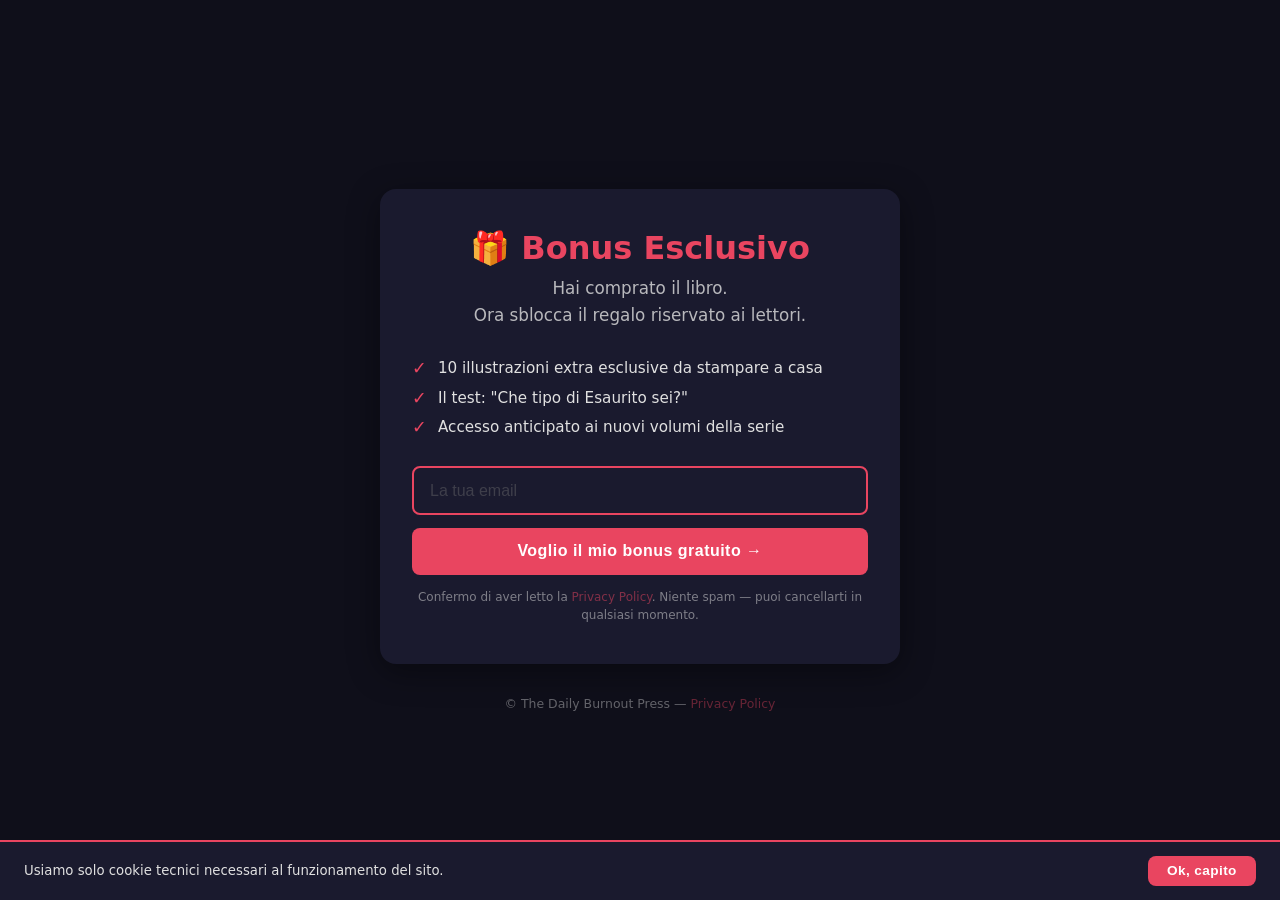
<file: landing/index.html>
<!DOCTYPE html>
<html lang="it">
<head>
  <meta charset="UTF-8">
  <meta name="viewport" content="width=device-width, initial-scale=1.0">
  <title>Zodiaco Esaurito — Bonus Esclusivo</title>
  <link rel="stylesheet" href="style.css">
</head>
<body>

<div class="card">
  <h1>🎁 Bonus Esclusivo</h1>
  <p class="subtitle">
    Hai comprato il libro.<br>
    Ora sblocca il regalo riservato ai lettori.
  </p>

  <div class="benefit">10 illustrazioni extra esclusive da stampare a casa</div>
  <div class="benefit">Il test: "Che tipo di Esaurito sei?"</div>
  <div class="benefit">Accesso anticipato ai nuovi volumi della serie</div>

  <form id="form" onsubmit="handleSubmit(event)">
    <input type="email" id="email" placeholder="La tua email" required autocomplete="email">
    <button type="submit">Voglio il mio bonus gratuito →</button>
    <p class="gdpr">
      Confermo di aver letto la <a href="privacy.html">Privacy Policy</a>.
      Niente spam — puoi cancellarti in qualsiasi momento.
    </p>
  </form>
</div>

<footer>
  © The Daily Burnout Press —
  <a href="privacy.html">Privacy Policy</a>
</footer>

<div class="cookie-banner" id="cookie-banner">
  <span>Usiamo solo cookie tecnici necessari al funzionamento del sito.</span>
  <button onclick="acceptCookies()">Ok, capito</button>
</div>

<script>
  // ── Cookie banner ──────────────────────────────────────────────────────────
  if (localStorage.getItem('cookies_ok')) {
    document.getElementById('cookie-banner').style.display = 'none';
  }
  function acceptCookies() {
    localStorage.setItem('cookies_ok', '1');
    document.getElementById('cookie-banner').style.display = 'none';
  }

  // ── Form submit ────────────────────────────────────────────────────────────
  async function handleSubmit(e) {
    e.preventDefault();
    const email = document.getElementById('email').value;
    const btn = e.target.querySelector('button[type="submit"]');
    btn.disabled = true;
    btn.textContent = 'Attendere…';

    try {
      await fetch('/api/subscribe', {
        method: 'POST',
        headers: { 'Content-Type': 'application/json' },
        body: JSON.stringify({ email, source: new URLSearchParams(location.search).get('source') || 'kdp_book_qr' }),
      });
    } catch (err) {
      console.warn('Subscribe error:', err);
    }

    window.location.href = 'thank-you.html?email=' + encodeURIComponent(email);
  }
</script>

</body>
</html>
</file>
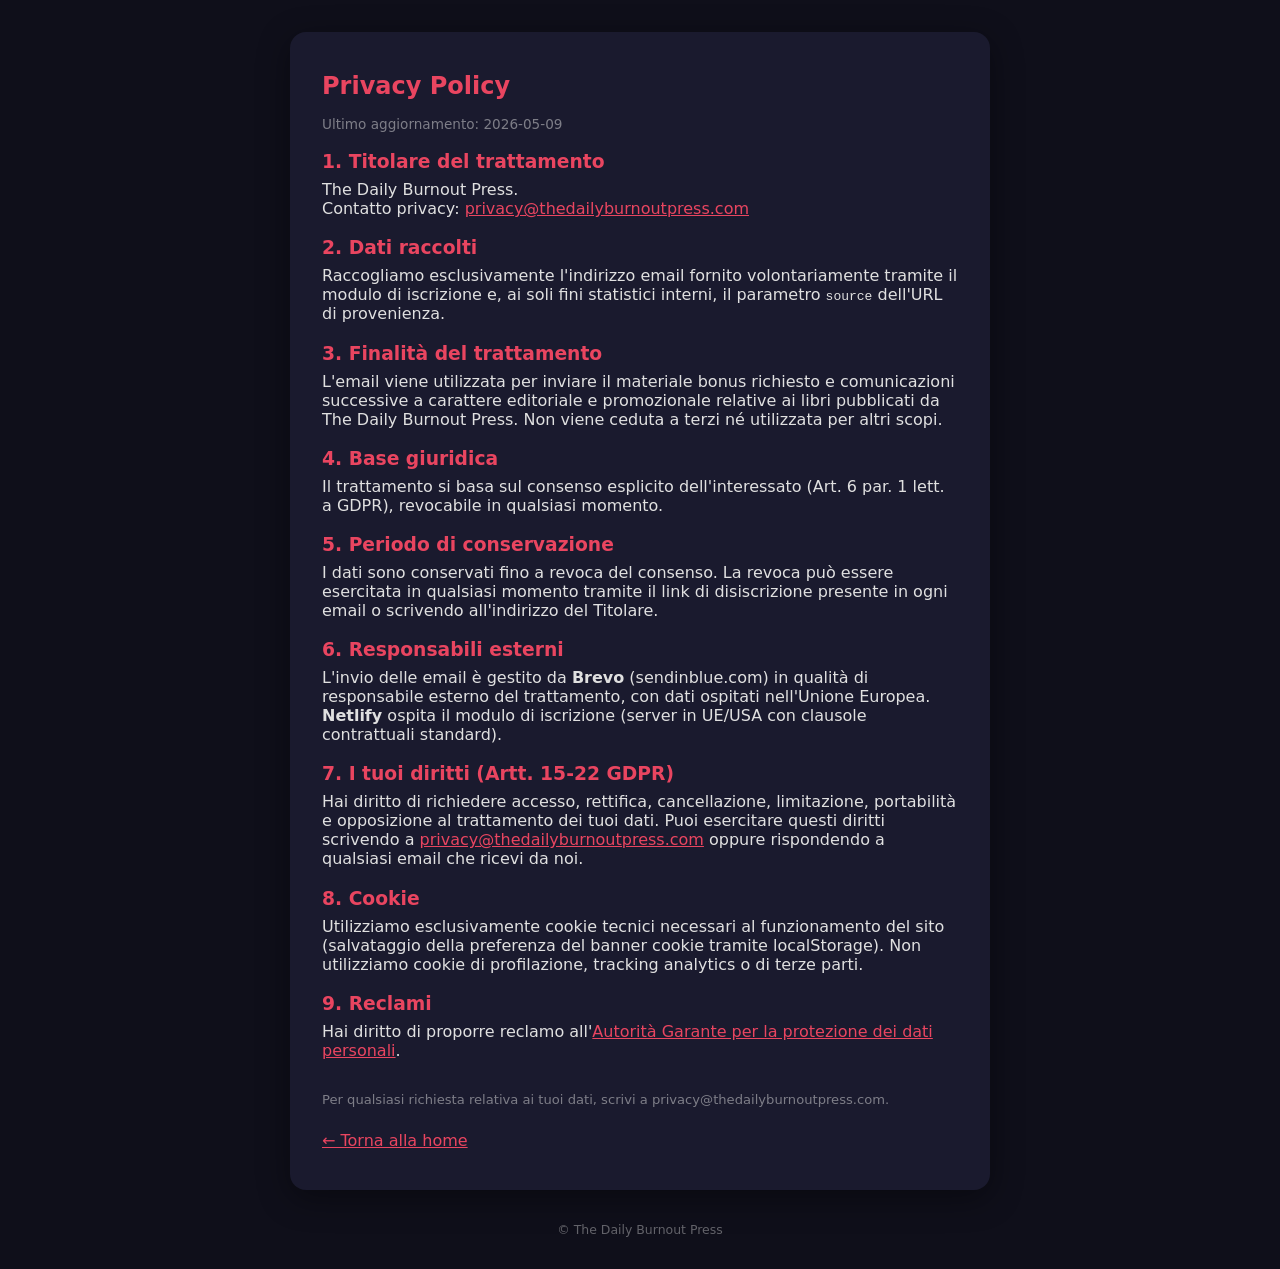
<file: landing/privacy.html>
<!DOCTYPE html>
<html lang="it">
<head>
  <meta charset="UTF-8">
  <meta name="viewport" content="width=device-width, initial-scale=1.0">
  <title>Privacy Policy — The Daily Burnout Press</title>
  <link rel="stylesheet" href="style.css">
</head>
<body>

<div class="card" style="text-align:left; max-width:700px;">
  <h2>Privacy Policy</h2>
  <p style="margin: 0.8rem 0; opacity:0.5; font-size:0.85rem;">Ultimo aggiornamento: 2026-05-09</p>

  <h3 style="color:#e94560; margin: 1.2rem 0 0.5rem;">1. Titolare del trattamento</h3>
  <p>The Daily Burnout Press.<br>
  Contatto privacy: <a href="mailto:privacy@thedailyburnoutpress.com" style="color:#e94560;">privacy@thedailyburnoutpress.com</a></p>

  <h3 style="color:#e94560; margin: 1.2rem 0 0.5rem;">2. Dati raccolti</h3>
  <p>Raccogliamo esclusivamente l'indirizzo email fornito volontariamente tramite il modulo di iscrizione e, ai soli fini statistici interni, il parametro <code>source</code> dell'URL di provenienza.</p>

  <h3 style="color:#e94560; margin: 1.2rem 0 0.5rem;">3. Finalità del trattamento</h3>
  <p>L'email viene utilizzata per inviare il materiale bonus richiesto e comunicazioni successive a carattere editoriale e promozionale relative ai libri pubblicati da The Daily Burnout Press. Non viene ceduta a terzi né utilizzata per altri scopi.</p>

  <h3 style="color:#e94560; margin: 1.2rem 0 0.5rem;">4. Base giuridica</h3>
  <p>Il trattamento si basa sul consenso esplicito dell'interessato (Art. 6 par. 1 lett. a GDPR), revocabile in qualsiasi momento.</p>

  <h3 style="color:#e94560; margin: 1.2rem 0 0.5rem;">5. Periodo di conservazione</h3>
  <p>I dati sono conservati fino a revoca del consenso. La revoca può essere esercitata in qualsiasi momento tramite il link di disiscrizione presente in ogni email o scrivendo all'indirizzo del Titolare.</p>

  <h3 style="color:#e94560; margin: 1.2rem 0 0.5rem;">6. Responsabili esterni</h3>
  <p>L'invio delle email è gestito da <strong>Brevo</strong> (sendinblue.com) in qualità di responsabile esterno del trattamento, con dati ospitati nell'Unione Europea. <strong>Netlify</strong> ospita il modulo di iscrizione (server in UE/USA con clausole contrattuali standard).</p>

  <h3 style="color:#e94560; margin: 1.2rem 0 0.5rem;">7. I tuoi diritti (Artt. 15-22 GDPR)</h3>
  <p>Hai diritto di richiedere accesso, rettifica, cancellazione, limitazione, portabilità e opposizione al trattamento dei tuoi dati. Puoi esercitare questi diritti scrivendo a <a href="mailto:privacy@thedailyburnoutpress.com" style="color:#e94560;">privacy@thedailyburnoutpress.com</a> oppure rispondendo a qualsiasi email che ricevi da noi.</p>

  <h3 style="color:#e94560; margin: 1.2rem 0 0.5rem;">8. Cookie</h3>
  <p>Utilizziamo esclusivamente cookie tecnici necessari al funzionamento del sito (salvataggio della preferenza del banner cookie tramite localStorage). Non utilizziamo cookie di profilazione, tracking analytics o di terze parti.</p>

  <h3 style="color:#e94560; margin: 1.2rem 0 0.5rem;">9. Reclami</h3>
  <p>Hai diritto di proporre reclamo all'<a href="https://www.garanteprivacy.it" target="_blank" rel="noopener" style="color:#e94560;">Autorità Garante per la protezione dei dati personali</a>.</p>

  <p style="margin-top:2rem; font-size:0.82rem; opacity:0.5;">
    Per qualsiasi richiesta relativa ai tuoi dati, scrivi a privacy@thedailyburnoutpress.com.
  </p>

  <p style="margin-top:1.5rem;">
    <a href="index.html" style="color:#e94560;">← Torna alla home</a>
  </p>
</div>

<footer>
  © The Daily Burnout Press
</footer>

</body>
</html>
</file>
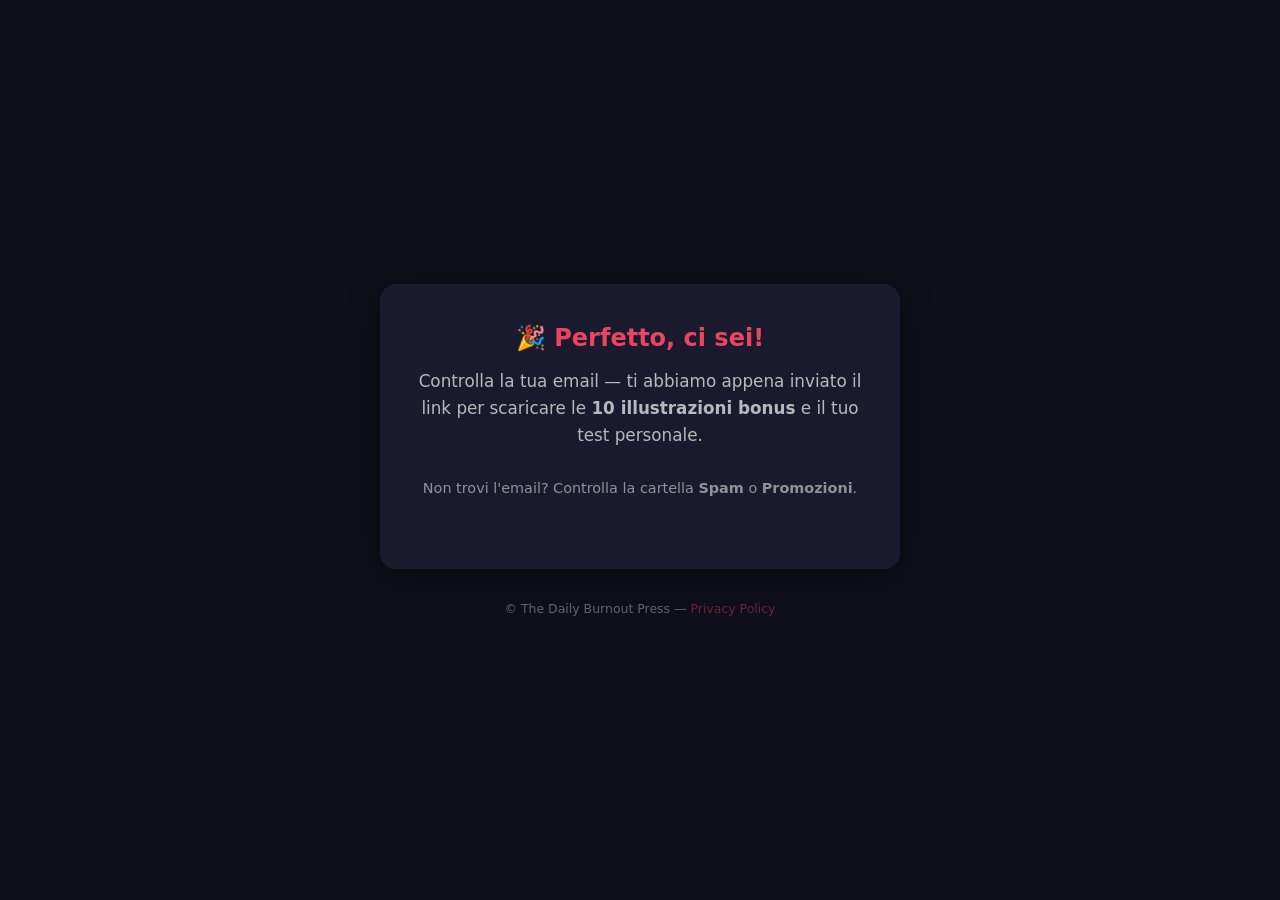
<file: landing/thank-you.html>
<!DOCTYPE html>
<html lang="it">
<head>
  <meta charset="UTF-8">
  <meta name="viewport" content="width=device-width, initial-scale=1.0">
  <title>Grazie! — Zodiaco Esaurito</title>
  <link rel="stylesheet" href="style.css">
</head>
<body>

<div class="card">
  <h2>🎉 Perfetto, ci sei!</h2>
  <p class="subtitle">
    Controlla la tua email — ti abbiamo appena inviato il link
    per scaricare le <strong>10 illustrazioni bonus</strong>
    e il tuo test personale.
  </p>
  <p class="subtitle" style="font-size:0.9rem; opacity:0.6; margin-top: 1rem;">
    Non trovi l'email? Controlla la cartella <strong>Spam</strong>
    o <strong>Promozioni</strong>.
  </p>
</div>

<footer>
  © The Daily Burnout Press —
  <a href="privacy.html">Privacy Policy</a>
</footer>

</body>
</html>
</file>
<file: landing/style.css>
* { box-sizing: border-box; margin: 0; padding: 0; }

body {
    font-family: 'Segoe UI', system-ui, sans-serif;
    background: #0f0f1a;
    color: #e0e0e0;
    min-height: 100vh;
    display: flex;
    flex-direction: column;
    align-items: center;
    justify-content: center;
    padding: 2rem 1rem;
}

.card {
    background: #1a1a2e;
    border-radius: 16px;
    padding: 2.5rem 2rem;
    max-width: 520px;
    width: 100%;
    box-shadow: 0 8px 32px rgba(0,0,0,0.4);
    text-align: center;
}

h1 { font-size: 2rem; color: #e94560; margin-bottom: 0.5rem; }
h2 { font-size: 1.5rem; color: #e94560; margin-bottom: 1rem; }

.subtitle {
    font-size: 1.05rem;
    opacity: 0.8;
    margin-bottom: 1.8rem;
    line-height: 1.6;
}

.benefit {
    display: flex;
    align-items: center;
    gap: 0.7rem;
    margin: 0.6rem 0;
    font-size: 0.95rem;
    text-align: left;
}
.benefit::before {
    content: "✓";
    color: #e94560;
    font-weight: bold;
    font-size: 1.1rem;
    flex-shrink: 0;
}

form { margin-top: 1.8rem; }

input[type="email"] {
    width: 100%;
    padding: 0.85rem 1rem;
    border: 2px solid #e94560;
    border-radius: 8px;
    font-size: 1rem;
    background: transparent;
    color: #e0e0e0;
    margin-bottom: 0.8rem;
    outline: none;
    transition: border-color .2s;
}
input[type="email"]:focus { border-color: #fff; }
input[type="email"]::placeholder { opacity: 0.4; }

button {
    width: 100%;
    padding: 0.9rem;
    background: #e94560;
    color: #fff;
    border: none;
    border-radius: 8px;
    font-size: 1rem;
    font-weight: 700;
    cursor: pointer;
    letter-spacing: 0.03em;
    transition: opacity .2s, transform .1s;
}
button:hover  { opacity: 0.88; }
button:active { transform: scale(0.98); }

.gdpr {
    font-size: 0.75rem;
    opacity: 0.5;
    margin-top: 0.8rem;
    line-height: 1.5;
}
.gdpr a { color: #e94560; text-decoration: none; }

footer {
    margin-top: 2rem;
    font-size: 0.78rem;
    opacity: 0.4;
    text-align: center;
}
footer a { color: #e94560; text-decoration: none; }

/* Cookie banner */
.cookie-banner {
    position: fixed;
    bottom: 0; left: 0; right: 0;
    background: #1a1a2e;
    border-top: 2px solid #e94560;
    padding: 0.9rem 1.5rem;
    display: flex;
    align-items: center;
    justify-content: space-between;
    gap: 1rem;
    font-size: 0.83rem;
    z-index: 999;
}
.cookie-banner button {
    width: auto;
    padding: 0.45rem 1.2rem;
    font-size: 0.85rem;
}

@media (max-width: 480px) {
    h1 { font-size: 1.5rem; }
    .card { padding: 2rem 1.2rem; }
    .cookie-banner { flex-direction: column; text-align: center; }
}
</file>
